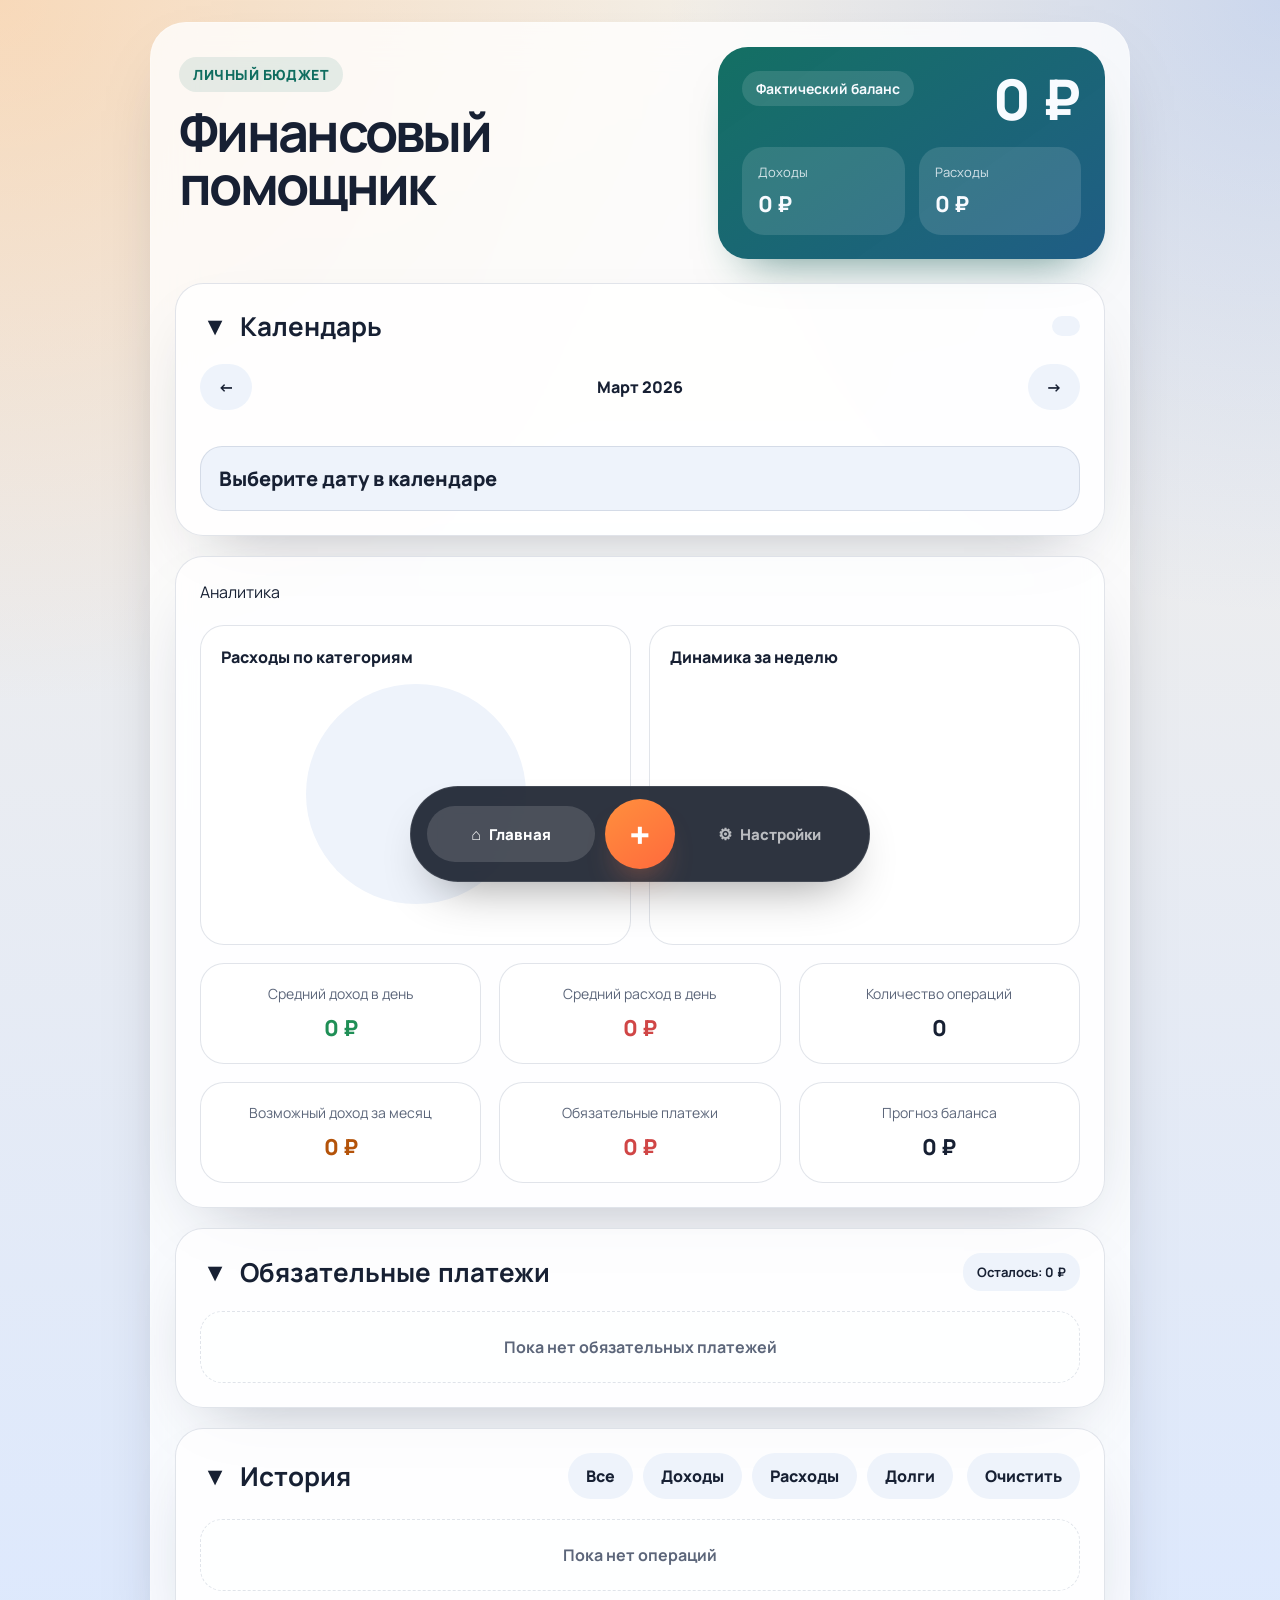
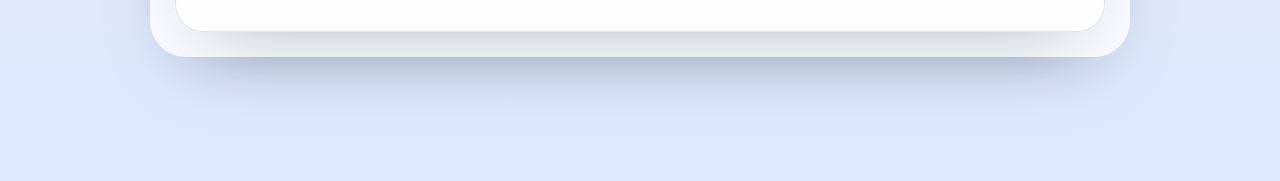
<file: index.html>
<!DOCTYPE html>
<html lang="ru">

<head>
    <meta charset="UTF-8">
    <meta name="viewport" content="width=device-width, initial-scale=1.0">
    <link rel="icon" href="./public/icons/icon.png" type="image/png">
    <link rel="manifest" href="./manifest.json">
    <title>Финансовый помощник</title>
    <link rel="stylesheet" href="./src/styles/main.css">
</head>

<body data-theme="light">
    <div class="app-shell">
        <main class="app">
            <header class="hero-section">
                <div class="hero-copy">
                    <span class="hero-eyebrow">Личный бюджет</span>
                    <h1>Финансовый помощник</h1>
                </div>

                <div class="real-balance-card">
                    <div class="real-balance-row">
                        <span class="real-balance-label">Фактический баланс</span>
                        <span class="real-balance-number" id="realBalance">0 ₽</span>
                    </div>
                    <div class="real-stats">
                        <div class="real-stat-item">
                            <div class="real-stat-label">Доходы</div>
                            <div class="real-stat-number" id="realIncome">0 ₽</div>
                        </div>
                        <div class="real-stat-item">
                            <div class="real-stat-label">Расходы</div>
                            <div class="real-stat-number" id="realExpense">0 ₽</div>
                        </div>
                    </div>
                </div>
            </header>

            <section class="screen active" id="homeScreen">
                <div class="calendar-section card">
                    <div class="calendar-header" id="calendarHeader">
                        <h2>
                            <span class="calendar-collapse-icon" id="calendarCollapseIcon">▾</span>
                            Календарь
                        </h2>
                        <div class="current-datetime" id="currentDateTime"></div>
                    </div>

                    <div class="calendar-content" id="calendarContent">
                        <div class="calendar-nav">
                            <button type="button" id="prevMonthBtn" aria-label="Предыдущий месяц">&#8592;</button>
                            <span id="currentMonthYear">Март 2026</span>
                            <button type="button" id="nextMonthBtn" aria-label="Следующий месяц">&#8594;</button>
                        </div>
                        <div class="calendar-grid" id="calendarGrid"></div>
                        <div class="selected-date-info" id="selectedDateInfo">
                            <div class="selected-date-title">Выберите дату в календаре</div>
                        </div>
                    </div>
                </div>

                <div class="analytics-section card">
                    <div class="analytics-title">Аналитика</div>

                    <div class="analytics-grid">
                        <div class="chart-card">
                            <div class="chart-title">Расходы по категориям</div>
                            <div class="pie-chart" id="pieChart"></div>
                            <div class="chart-legend" id="pieLegend"></div>
                        </div>

                        <div class="chart-card">
                            <div class="chart-title">Динамика за неделю</div>
                            <div class="bar-chart" id="barChart"></div>
                        </div>
                    </div>

                    <div class="stats-grid">
                        <div class="stat-card">
                            <div class="stat-label">Средний доход в день</div>
                            <div class="stat-value positive" id="avgIncome">0 ₽</div>
                        </div>
                        <div class="stat-card">
                            <div class="stat-label">Средний расход в день</div>
                            <div class="stat-value negative" id="avgExpense">0 ₽</div>
                        </div>
                        <div class="stat-card">
                            <div class="stat-label">Количество операций</div>
                            <div class="stat-value" id="totalOperations">0</div>
                        </div>
                        <div class="stat-card">
                            <div class="stat-label">Возможный доход за месяц</div>
                            <div class="stat-value warning" id="potentialMonthTotal">0 ₽</div>
                        </div>
                        <div class="stat-card">
                            <div class="stat-label">Обязательные платежи</div>
                            <div class="stat-value negative" id="obligationsMonthTotal">0 ₽</div>
                        </div>
                        <div class="stat-card">
                            <div class="stat-label">Прогноз баланса</div>
                            <div class="stat-value" id="forecastBalance">0 ₽</div>
                        </div>
                    </div>
                </div>

                <div class="obligations-section card">
                    <div class="section-header" id="obligationsHeader">
                        <h2>
                            <span class="collapse-icon" id="collapseIcon">▾</span>
                            Обязательные платежи
                        </h2>
                        <div class="month-summary" id="monthObligationLeft">Осталось: 0 ₽</div>
                    </div>

                    <div class="obligations-list" id="obligationsList">
                        <div class="empty-message">Пока нет обязательных платежей</div>
                    </div>
                </div>

                <div class="history-section card">
                    <div class="history-header" id="historyHeader">
                        <h2>
                            <span class="history-collapse-icon" id="historyCollapseIcon">▾</span>
                            История
                        </h2>
                        <div class="history-controls">
                            <div class="history-filter">
                                <button class="filter-btn active" id="filterAll" type="button">Все</button>
                                <button class="filter-btn" id="filterIncome" type="button">Доходы</button>
                                <button class="filter-btn" id="filterExpense" type="button">Расходы</button>
                                <button class="filter-btn" id="filterDebt" type="button">Долги</button>
                            </div>
                            <button class="clear-btn" id="clearAllBtn" type="button">Очистить</button>
                        </div>
                    </div>

                    <div class="history-content" id="historyContent">
                        <ul class="transactions-list" id="transactionsList">
                            <li class="empty-message">Пока нет операций</li>
                        </ul>
                    </div>
                </div>
            </section>

            <section class="screen" id="settingsScreen">
                <div class="settings-grid">
                    <div class="settings-card auth-card">
                        <div class="settings-card-head">
                            <div>
                                <h2>Аккаунт</h2>
                                <p id="authStatusText">Войдите, чтобы включить синхронизацию данных через Supabase.</p>
                            </div>
                            <span class="auth-badge" id="authStatusBadge">Гость</span>
                        </div>

                        <div class="auth-user-panel" id="authUserPanel" hidden>
                            <div class="auth-user-label">Текущий аккаунт</div>
                            <div class="auth-user-email" id="authUserEmail"></div>
                        </div>

                        <!-- <div class="modal-grid auth-fields" id="authFields">
                            <div class="modal-field">
                                <label for="authEmailInput">Email</label>
                                <input id="authEmailInput" type="email" placeholder="you@example.com" autocomplete="email">
                            </div>
                            <div class="modal-field">
                                <label for="authPasswordInput">Пароль</label>
                                <input id="authPasswordInput" type="password" placeholder="Не меньше 6 символов" autocomplete="current-password">
                            </div>
                        </div> -->

                        <div class="settings-actions auth-actions" id="authActions">
                            <button class="export-btn" id="signInBtn" type="button">Войти</button>
                            <button class="import-btn" id="signUpBtn" type="button">Регистрация</button>
                            <button class="clear-btn" id="signOutBtn" type="button" hidden>Выйти</button>
                        </div>

                        <div class="sync-status" id="syncStatus">Локальный режим. Войдите, чтобы хранить данные в Supabase.</div>
                        <div class="auth-note" id="authNote">Можно продолжать пользоваться приложением локально или войти, чтобы включить облачное хранение.</div>
                    </div>

                    <div class="settings-card">
                        <div class="settings-card-head">
                            <div>
                                <h2>Тема</h2>
                                <p>Переключение между светлой и тёмной темой интерфейса.</p>
                            </div>
                        </div>

                        <label class="theme-toggle" for="themeToggle">
                            <div>
                                <span class="theme-toggle-title">Режим оформления</span>
                                <span class="theme-toggle-caption" id="themeToggleCaption">Светлая тема</span>
                            </div>
                            <span class="switch-control">
                                <input type="checkbox" id="themeToggle" aria-label="Переключить тему">
                                <span class="switch-slider"></span>
                            </span>
                        </label>
                    </div>

                    <div class="settings-card">
                        <div class="settings-card-head">
                            <div>
                                <h2>Резервное копирование</h2>
                                <p>Экспортируйте данные в JSON и загружайте резервную копию обратно.</p>
                            </div>
                        </div>

                        <div class="import-export-buttons settings-actions">
                            <button class="export-btn" id="exportDataBtn" type="button">Экспорт</button>
                            <button class="import-btn" id="importDataBtn" type="button">Импорт</button>
                            <input type="file" id="importFile" accept=".json,application/json">
                        </div>
                    </div>
                </div>
            </section>
        </main>

        <nav class="bottom-navbar" aria-label="Основная навигация">
            <button class="nav-btn active" id="navHomeBtn" type="button">
                <span class="nav-btn-icon">⌂</span>
                <span>Главная</span>
            </button>
            <button class="nav-btn nav-btn-plus" id="openOperationModalBtn" type="button"
                aria-label="Добавить операцию">
                +
            </button>
            <button class="nav-btn" id="navSettingsBtn" type="button">
                <span class="nav-btn-icon">⚙</span>
                <span>Настройки</span>
            </button>
        </nav>
    </div>

    <div class="modal-backdrop" id="formModal" hidden>
        <div class="modal-dialog" role="dialog" aria-modal="true" aria-labelledby="formModalTitle">
            <div class="modal-header">
                <h2 id="formModalTitle">Новое действие</h2>
                <button type="button" class="modal-close" id="formModalCancel" aria-label="Закрыть">✕</button>
            </div>
            <form class="modal-form" id="formModalForm">
                <div class="modal-fields" id="formModalFields"></div>
                <div class="modal-error" id="formModalError"></div>
                <div class="modal-actions">
                    <button type="button" class="modal-secondary-btn" id="formModalCancelAlt">Отмена</button>
                    <button type="submit" class="modal-primary-btn" id="formModalSubmit">Сохранить</button>
                </div>
            </form>
        </div>
    </div>

    <script type="module" src="./src/main.js?v=20260403b"></script>
    <script>
        const isLocalhost = ['localhost', '127.0.0.1'].includes(window.location.hostname);

        if ('serviceWorker' in navigator && isLocalhost) {
            navigator.serviceWorker.getRegistrations()
                .then((registrations) => Promise.all(registrations.map((registration) => registration.unregister())))
                .then(() => console.log('SW disabled for localhost'))
                .catch((err) => console.log('SW cleanup error:', err));
        } else if ('serviceWorker' in navigator) {
            window.addEventListener('load', () => {
                navigator.serviceWorker.register('./sw.js')
                    .then(reg => console.log('SW registered:', reg))
                    .catch(err => console.log('SW error:', err));
            });
        }
    </script>
</body>

</html>
</file>
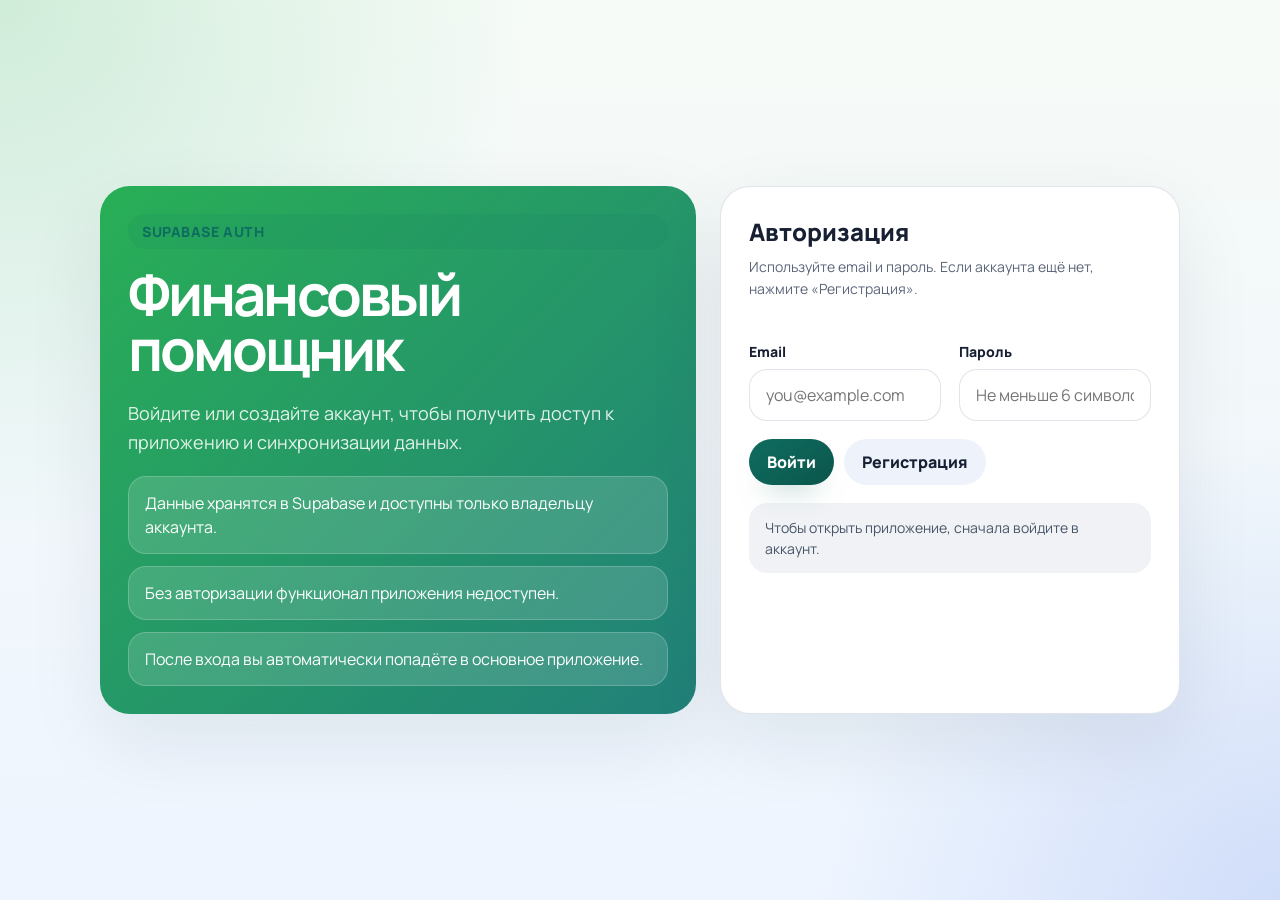
<file: auth.html>
<!DOCTYPE html>
<html lang="ru">

<head>
    <meta charset="UTF-8">
    <meta name="viewport" content="width=device-width, initial-scale=1.0">
    <link rel="icon" href="./public/icons/icon.png" type="image/png">
    <link rel="manifest" href="./manifest.json">
    <title>Вход | Финансовый помощник</title>
    <link rel="stylesheet" href="./src/styles/main.css">
</head>

<body class="auth-page" data-theme="light">
    <main class="auth-shell">
        <section class="auth-layout">
            <div class="auth-hero-panel">
                <span class="hero-eyebrow">Supabase Auth</span>
                <h1>Финансовый помощник</h1>
                <p class="auth-hero-text">
                    Войдите или создайте аккаунт, чтобы получить доступ к приложению и синхронизации данных.
                </p>
                <div class="auth-hero-points">
                    <div class="auth-point">Данные хранятся в Supabase и доступны только владельцу аккаунта.</div>
                    <div class="auth-point">Без авторизации функционал приложения недоступен.</div>
                    <div class="auth-point">После входа вы автоматически попадёте в основное приложение.</div>
                </div>
            </div>

            <div class="settings-card auth-entry-card">
                <div class="settings-card-head">
                    <div>
                        <h2>Авторизация</h2>
                        <p>Используйте email и пароль. Если аккаунта ещё нет, нажмите «Регистрация».</p>
                    </div>
                </div>

                <div class="modal-grid auth-fields">
                    <div class="modal-field">
                        <label for="authPageEmail">Email</label>
                        <input id="authPageEmail" type="email" placeholder="you@example.com" autocomplete="email">
                    </div>
                    <div class="modal-field">
                        <label for="authPagePassword">Пароль</label>
                        <input id="authPagePassword" type="password" placeholder="Не меньше 6 символов" autocomplete="current-password">
                    </div>
                </div>

                <div class="settings-actions auth-actions">
                    <button class="export-btn" id="authPageSignIn" type="button">Войти</button>
                    <button class="import-btn" id="authPageSignUp" type="button">Регистрация</button>
                </div>

                <div class="sync-status" id="authPageStatus" data-status="local">
                    Чтобы открыть приложение, сначала войдите в аккаунт.
                </div>
            </div>
        </section>
    </main>

    <script type="module" src="./src/auth.js?v=20260403b"></script>
    <script>
        const isLocalhost = ['localhost', '127.0.0.1'].includes(window.location.hostname);

        if ('serviceWorker' in navigator && isLocalhost) {
            navigator.serviceWorker.getRegistrations()
                .then((registrations) => Promise.all(registrations.map((registration) => registration.unregister())))
                .then(() => console.log('SW disabled for localhost'))
                .catch((err) => console.log('SW cleanup error:', err));
        } else if ('serviceWorker' in navigator) {
            window.addEventListener('load', () => {
                navigator.serviceWorker.register('./sw.js')
                    .then(reg => console.log('SW registered:', reg))
                    .catch(err => console.log('SW error:', err));
            });
        }
    </script>
</body>

</html>
</file>
<file: src/styles/main.css>
@import url('https://fonts.googleapis.com/css2?family=Manrope:wght@400;500;600;700;800&family=Space+Grotesk:wght@500;700&display=swap');

:root {
    --bg: #f4efe7;
    --bg-accent: #dbe8ff;
    --surface: rgba(255, 255, 255, 0.78);
    --surface-strong: #ffffff;
    --surface-muted: #eef3fb;
    --border: rgba(117, 133, 161, 0.22);
    --text: #172033;
    --text-soft: #5c667a;
    --primary: #0f6d60;
    --primary-strong: #0b554b;
    --accent: #ff8f3d;
    --danger: #d04646;
    --success: #1f8f56;
    --shadow: 0 28px 70px -36px rgba(23, 32, 51, 0.35);
}

body[data-theme="dark"] {
    --bg: #0f1726;
    --bg-accent: #18263d;
    --surface: rgba(17, 25, 40, 0.84);
    --surface-strong: #162033;
    --surface-muted: #1d2a40;
    --border: rgba(148, 163, 184, 0.18);
    --text: #edf2ff;
    --text-soft: #9fb0cb;
    --primary: #53c1ad;
    --primary-strong: #77e0cc;
    --accent: #ffaf62;
    --danger: #ff7d7d;
    --success: #72d39a;
    --shadow: 0 32px 72px -42px rgba(0, 0, 0, 0.72);
}

* {
    box-sizing: border-box;
}

html {
    color-scheme: light;
}

body[data-theme="dark"] {
    color-scheme: dark;
}

body {
    margin: 0;
    min-height: 100vh;
    font-family: 'Manrope', 'Segoe UI', sans-serif;
    color: var(--text);
    overflow-x: hidden;
    background:
        radial-gradient(circle at top left, rgba(255, 175, 98, 0.34), transparent 32%),
        radial-gradient(circle at top right, rgba(84, 144, 255, 0.25), transparent 28%),
        linear-gradient(180deg, var(--bg), var(--bg-accent));
}

button,
input,
select,
textarea {
    font: inherit;
}

button {
    cursor: pointer;
}

input,
select,
textarea {
    width: 100%;
    border: 1px solid var(--border);
    background: var(--surface-strong);
    color: var(--text);
    border-radius: 18px;
    padding: 14px 16px;
    transition: border-color 0.2s ease, box-shadow 0.2s ease, background 0.2s ease;
}

input:focus,
select:focus,
textarea:focus {
    outline: none;
    border-color: rgba(15, 109, 96, 0.55);
    box-shadow: 0 0 0 4px rgba(15, 109, 96, 0.12);
}

.app-shell {
    width: min(980px, calc(100% - 24px));
    margin: 0 auto;
    padding: 22px 0 124px;
}

.app {
    background: var(--surface);
    backdrop-filter: blur(20px);
    border: 1px solid rgba(255, 255, 255, 0.22);
    border-radius: 36px;
    box-shadow: var(--shadow);
    padding: 24px;
}

.hero-section {
    display: grid;
    grid-template-columns: minmax(0, 1.15fr) minmax(280px, 0.85fr);
    gap: 20px;
    margin-bottom: 24px;
}

.hero-copy {
    padding: 10px 4px;
}

.hero-eyebrow {
    display: inline-flex;
    align-items: center;
    gap: 8px;
    padding: 8px 14px;
    border-radius: 999px;
    background: rgba(15, 109, 96, 0.1);
    color: var(--primary);
    font-size: 14px;
    font-weight: 800;
    letter-spacing: 0.04em;
    text-transform: uppercase;
}

h1,
.analytics-title,
.section-header h2,
.calendar-header h2,
.history-header h2,
.settings-card h2,
.modal-header h2 {
    margin: 0;
    font-family: 'Space Grotesk', 'Manrope', sans-serif;
}

h1 {
    margin-top: 16px;
    font-size: clamp(34px, 6vw, 54px);
    line-height: 0.98;
    letter-spacing: -0.05em;
}

.hero-description {
    margin: 16px 0 0;
    max-width: 560px;
    font-size: 17px;
    line-height: 1.6;
    color: var(--text-soft);
}

.card {
    background: var(--surface);
    border: 1px solid var(--border);
    border-radius: 28px;
    box-shadow: var(--shadow);
    padding: 24px;
    min-width: 0;
}

.real-balance-card {
    background: linear-gradient(145deg, rgba(15, 109, 96, 0.98), rgba(18, 83, 126, 0.94));
    color: #f8fbff;
    border-radius: 30px;
    padding: 24px;
    box-shadow: 0 28px 48px -28px rgba(11, 85, 75, 0.65);
    min-width: 0;
}

.real-balance-row,
.real-stats,
.calendar-header,
.section-header,
.history-header,
.history-controls,
.settings-card-head,
.theme-toggle,
.selected-date-stats,
.calendar-nav,
.modal-actions {
    display: flex;
    align-items: center;
    justify-content: space-between;
    gap: 14px;
}

.real-balance-row {
    align-items: flex-start;
    min-width: 0;
}

.real-balance-label {
    display: inline-flex;
    width: fit-content;
    padding: 8px 14px;
    border-radius: 999px;
    background: rgba(255, 255, 255, 0.12);
    font-size: 14px;
    font-weight: 700;
}

.real-balance-number {
    font-size: clamp(34px, 6vw, 56px);
    font-weight: 800;
    line-height: 1;
    min-width: 0;
    overflow-wrap: anywhere;
    word-break: break-word;
    text-align: right;
}

.real-stats {
    margin-top: 20px;
}

.real-stat-item {
    flex: 1;
    padding: 16px;
    border-radius: 22px;
    background: rgba(255, 255, 255, 0.12);
}

.real-stat-label {
    font-size: 13px;
    opacity: 0.82;
}

.real-stat-number {
    margin-top: 8px;
    font-size: 22px;
    font-weight: 800;
}

.screen {
    display: none;
    gap: 20px;
}

.screen.active {
    display: grid;
}

.calendar-header,
.section-header,
.history-header {
    cursor: pointer;
}

.calendar-header h2,
.section-header h2,
.history-header h2 {
    display: flex;
    align-items: center;
    gap: 12px;
    font-size: 26px;
    min-width: 0;
}

.calendar-collapse-icon,
.collapse-icon,
.history-collapse-icon {
    display: inline-flex;
    width: 28px;
    justify-content: center;
    transition: transform 0.2s ease;
}

.calendar-collapse-icon.collapsed,
.collapse-icon.collapsed,
.history-collapse-icon.collapsed {
    transform: rotate(-90deg);
}

.current-datetime,
.month-summary {
    padding: 10px 14px;
    border-radius: 18px;
    background: var(--surface-muted);
    color: var(--text);
    font-size: 13px;
    font-weight: 700;
    min-width: 0;
    overflow-wrap: anywhere;
    word-break: break-word;
}

.calendar-content,
.history-content,
.obligations-list {
    margin-top: 20px;
}

.calendar-content.collapsed,
.history-content.collapsed,
.obligations-list.collapsed {
    display: none;
}

.calendar-nav {
    margin-bottom: 18px;
}

.calendar-nav button,
.filter-btn,
.clear-btn,
.export-btn,
.import-btn,
.toggle-status-btn,
.modal-secondary-btn,
.modal-primary-btn,
.preset-btn,
.quick-fill-btn {
    border: none;
    border-radius: 999px;
    padding: 12px 18px;
    font-weight: 800;
    transition: transform 0.18s ease, background 0.18s ease, box-shadow 0.18s ease, color 0.18s ease;
}

.calendar-nav button,
.filter-btn,
.clear-btn,
.import-btn,
.modal-secondary-btn,
.preset-btn,
.quick-fill-btn {
    background: var(--surface-muted);
    color: var(--text);
}

.calendar-nav button:hover,
.filter-btn:hover,
.clear-btn:hover,
.import-btn:hover,
.modal-secondary-btn:hover,
.preset-btn:hover,
.quick-fill-btn:hover {
    transform: translateY(-1px);
    background: rgba(15, 109, 96, 0.12);
}

.export-btn,
.modal-primary-btn,
.toggle-status-btn {
    background: linear-gradient(145deg, var(--primary), var(--primary-strong));
    color: #ffffff;
    box-shadow: 0 16px 30px -18px rgba(15, 109, 96, 0.6);
}

.export-btn:hover,
.modal-primary-btn:hover,
.toggle-status-btn:hover {
    transform: translateY(-1px);
}

#currentMonthYear {
    font-weight: 800;
    min-width: 0;
    text-align: center;
    overflow-wrap: anywhere;
    word-break: break-word;
}

.calendar-grid {
    display: grid;
    grid-template-columns: repeat(7, minmax(0, 1fr));
    gap: 8px;
}

.calendar-weekday {
    padding: 8px 0;
    text-align: center;
    color: var(--text-soft);
    font-size: 13px;
    font-weight: 700;
}

.calendar-day {
    position: relative;
    min-height: 88px;
    border: 1px solid var(--border);
    border-radius: 20px;
    padding: 12px 8px;
    background: var(--surface-strong);
    font-weight: 800;
    transition: transform 0.18s ease, border-color 0.18s ease, background 0.18s ease;
}

.calendar-day:hover {
    transform: translateY(-2px);
    border-color: rgba(15, 109, 96, 0.38);
}

.calendar-day.selected {
    background: rgba(15, 109, 96, 0.11);
    border-color: rgba(15, 109, 96, 0.4);
}

.calendar-day.empty {
    background: transparent;
    opacity: 0.38;
    cursor: default;
}

.calendar-day.empty:hover {
    transform: none;
    border-color: var(--border);
}

.day-indicator {
    position: absolute;
    top: 8px;
    right: 8px;
    width: 10px;
    height: 10px;
    border-radius: 999px;
}

.day-indicator.income {
    background: var(--success);
}

.day-indicator.expense {
    background: var(--danger);
}

.day-indicator.both {
    background: linear-gradient(145deg, var(--success) 50%, var(--danger) 50%);
}

.day-summary {
    margin-top: 8px;
    color: var(--text-soft);
    font-size: 11px;
    font-weight: 600;
    line-height: 1.3;
}

.selected-date-info {
    margin-top: 18px;
    padding: 18px;
    border-radius: 22px;
    background: var(--surface-muted);
    border: 1px solid var(--border);
}

.selected-date-title {
    font-size: 20px;
    font-weight: 800;
    overflow-wrap: anywhere;
    word-break: break-word;
}

.selected-date-stats {
    justify-content: flex-start;
    margin-top: 14px;
    flex-wrap: wrap;
}

.selected-date-stat {
    padding: 10px 14px;
    border-radius: 999px;
    background: var(--surface-strong);
    font-size: 14px;
    font-weight: 700;
}

.selected-date-stat span,
.item-amount.income {
    color: var(--success);
}

.selected-date-stat.expense span,
.item-amount.expense {
    color: var(--danger);
}

.inline-helper {
    margin-top: 12px;
    color: var(--text-soft);
    font-size: 14px;
    line-height: 1.5;
}

.potential-income-inline {
    margin-top: 18px;
    padding: 16px;
    border-radius: 20px;
    background: rgba(255, 143, 61, 0.1);
    border: 1px dashed rgba(255, 143, 61, 0.45);
}

.potential-income-inline h4,
.modal-fieldset-title {
    margin: 0 0 10px;
    font-size: 16px;
    font-weight: 800;
}

.potential-list-inline,
.selected-date-list,
.transactions-list,
.obligations-list {
    display: grid;
    gap: 12px;
    padding: 0;
    list-style: none;
}

.potential-item-inline,
.selected-date-item,
.transaction-item,
.obligation-item {
    display: flex;
    align-items: center;
    justify-content: space-between;
    gap: 16px;
    padding: 16px 18px;
    border-radius: 22px;
    background: var(--surface-strong);
    border: 1px solid var(--border);
}

.selected-date-item {
    padding: 14px 16px;
}

.potential-actions,
.transaction-amount,
.obligation-actions,
.settings-actions {
    display: flex;
    align-items: center;
    gap: 10px;
    flex-wrap: wrap;
}

.item-title,
.transaction-title,
.obligation-title {
    font-weight: 800;
    overflow-wrap: anywhere;
    word-break: break-word;
}

.transaction-title,
.obligation-title {
    display: flex;
    align-items: center;
    gap: 10px;
    flex-wrap: wrap;
}

.transaction-info,
.obligation-info {
    min-width: 0;
    display: grid;
    gap: 8px;
}

.transaction-meta,
.obligation-date,
.transaction-datetime,
.transaction-comment,
.obligation-comment {
    color: var(--text-soft);
    font-size: 14px;
    overflow-wrap: anywhere;
    word-break: break-word;
}

.transaction-comment,
.obligation-comment {
    line-height: 1.45;
}

.income-amount,
.expense-amount,
.amount-due {
    display: inline-flex;
    align-items: center;
    padding: 10px 14px;
    border-radius: 999px;
    font-size: 15px;
    font-weight: 800;
}

.income-amount {
    color: var(--success);
    background: rgba(31, 143, 86, 0.1);
}

.expense-amount,
.amount-due {
    color: var(--danger);
    background: rgba(208, 70, 70, 0.1);
}

.delete-btn,
.delete-obligation-btn,
.edit-btn,
.potential-delete-inline,
.potential-confirm-btn {
    border: none;
    border-radius: 999px;
    min-width: 42px;
    min-height: 42px;
    display: inline-flex;
    align-items: center;
    justify-content: center;
    padding: 0 14px;
    font-weight: 800;
}

.edit-btn {
    background: rgba(84, 144, 255, 0.12);
    color: #3d67cf;
}

.delete-btn,
.delete-obligation-btn,
.potential-delete-inline {
    background: rgba(208, 70, 70, 0.12);
    color: var(--danger);
}

.potential-confirm-btn {
    background: rgba(31, 143, 86, 0.14);
    color: var(--success);
}

.debt-badge,
.obligation-badge {
    display: inline-flex;
    align-items: center;
    padding: 6px 12px;
    border-radius: 999px;
    background: rgba(255, 143, 61, 0.14);
    color: #a85917;
    font-size: 12px;
    font-weight: 800;
}

.obligation-timer {
    padding: 4px 10px;
    border-radius: 999px;
    background: var(--surface-muted);
    font-size: 12px;
    font-weight: 800;
}

.timer-urgent {
    color: #b45309;
}

.timer-passed {
    color: var(--danger);
}

.empty-message {
    padding: 24px 18px;
    border-radius: 22px;
    border: 1px dashed var(--border);
    background: rgba(255, 255, 255, 0.18);
    text-align: center;
    color: var(--text-soft);
    font-weight: 700;
}

.analytics-grid,
.stats-grid,
.settings-grid,
.modal-grid {
    display: grid;
    gap: 18px;
    min-width: 0;
}

.analytics-grid {
    grid-template-columns: repeat(2, minmax(0, 1fr));
    margin-top: 22px;
}

.stats-grid {
    grid-template-columns: repeat(3, minmax(0, 1fr));
    margin-top: 18px;
}

.chart-card,
.stat-card,
.settings-card {
    background: var(--surface-strong);
    border: 1px solid var(--border);
    border-radius: 24px;
    padding: 20px;
    min-width: 0;
}

.chart-title,
.stat-value,
.settings-card h2 {
    font-weight: 800;
}

.chart-title {
    margin-bottom: 16px;
}

.pie-chart {
    position: relative;
    width: 220px;
    height: 220px;
    margin: 0 auto 20px;
    border-radius: 50%;
    background: var(--surface-muted);
    overflow: hidden;
}

.pie-segment {
    position: absolute;
    inset: 0;
}

.chart-legend {
    display: grid;
    gap: 10px;
}

.legend-item {
    display: flex;
    align-items: center;
    gap: 10px;
    font-size: 14px;
    min-width: 0;
    overflow-wrap: anywhere;
    word-break: break-word;
}

.legend-color {
    width: 14px;
    height: 14px;
    border-radius: 999px;
}

.bar-chart {
    display: flex;
    align-items: flex-end;
    justify-content: space-between;
    gap: 10px;
    min-height: 220px;
}

.bar-container {
    flex: 1;
    display: grid;
    justify-items: center;
    gap: 6px;
    min-width: 0;
}

.bar {
    width: 100%;
    max-width: 28px;
    border-radius: 18px 18px 0 0;
}

.bar.income {
    background: linear-gradient(180deg, #86ddb0, var(--success));
}

.bar.expense {
    background: linear-gradient(180deg, #ffb0b0, var(--danger));
}

.bar-label,
.stat-label,
.settings-card p {
    color: var(--text-soft);
    font-size: 14px;
}

.stat-card {
    text-align: center;
}

.stat-value {
    margin-top: 10px;
    font-size: 22px;
}

.stat-value.positive {
    color: var(--success);
}

.stat-value.negative {
    color: var(--danger);
}

.stat-value.warning {
    color: #b45309;
}

.settings-grid {
    grid-template-columns: repeat(2, minmax(0, 1fr));
}

.settings-card-head {
    align-items: flex-start;
    margin-bottom: 20px;
}

.settings-card p {
    margin: 8px 0 0;
    line-height: 1.6;
}

.theme-toggle {
    padding: 16px 18px;
    border-radius: 24px;
    border: 1px solid var(--border);
    background: var(--surface-muted);
}

.theme-toggle-title {
    display: block;
    font-weight: 800;
}

.theme-toggle-caption {
    display: block;
    margin-top: 6px;
    color: var(--text-soft);
    font-size: 14px;
}

.switch-control {
    position: relative;
    width: 60px;
    height: 34px;
    display: inline-flex;
}

.switch-control input {
    position: absolute;
    inset: 0;
    opacity: 0;
}

.switch-slider {
    position: absolute;
    inset: 0;
    border-radius: 999px;
    background: rgba(15, 109, 96, 0.2);
    transition: background 0.2s ease;
}

.switch-slider::before {
    content: '';
    position: absolute;
    top: 4px;
    left: 4px;
    width: 26px;
    height: 26px;
    border-radius: 50%;
    background: #ffffff;
    box-shadow: 0 4px 10px rgba(0, 0, 0, 0.18);
    transition: transform 0.2s ease;
}

.switch-control input:checked + .switch-slider {
    background: linear-gradient(145deg, var(--primary), var(--primary-strong));
}

.switch-control input:checked + .switch-slider::before {
    transform: translateX(26px);
}

#importFile {
    display: none;
}

.bottom-navbar {
    position: fixed;
    left: 50%;
    bottom: 18px;
    transform: translateX(-50%);
    width: min(460px, calc(100% - 24px));
    padding: 12px 16px;
    display: grid;
    grid-template-columns: 1fr auto 1fr;
    align-items: center;
    gap: 10px;
    background: rgba(18, 25, 38, 0.88);
    border: 1px solid rgba(255, 255, 255, 0.1);
    border-radius: 999px;
    box-shadow: 0 24px 50px -24px rgba(0, 0, 0, 0.45);
    backdrop-filter: blur(18px);
    z-index: 20;
}

.nav-btn {
    border: none;
    min-height: 56px;
    padding: 0 16px;
    border-radius: 999px;
    background: transparent;
    color: rgba(255, 255, 255, 0.68);
    display: inline-flex;
    align-items: center;
    justify-content: center;
    gap: 8px;
    font-size: 15px;
    font-weight: 800;
    min-width: 0;
}

.nav-btn.active {
    background: rgba(255, 255, 255, 0.14);
    color: #ffffff;
}

.nav-btn-plus {
    width: 70px;
    height: 70px;
    padding: 0;
    background: linear-gradient(145deg, var(--accent), #ff6a3d);
    color: #ffffff;
    font-size: 38px;
    box-shadow: 0 20px 34px -20px rgba(255, 122, 76, 0.8);
}

.nav-btn-icon {
    font-size: 16px;
}

.modal-backdrop {
    position: fixed;
    inset: 0;
    display: flex;
    align-items: center;
    justify-content: center;
    padding: 18px;
    background: rgba(7, 12, 22, 0.56);
    backdrop-filter: blur(12px);
    opacity: 0;
    pointer-events: none;
    transition: opacity 0.18s ease;
    z-index: 40;
}

.modal-backdrop.visible {
    opacity: 1;
    pointer-events: auto;
}

.modal-dialog {
    width: min(640px, 100%);
    max-height: min(90vh, 860px);
    overflow: auto;
    background: var(--surface-strong);
    border: 1px solid var(--border);
    border-radius: 30px;
    box-shadow: var(--shadow);
    padding: 22px;
    min-width: 0;
}

.modal-header {
    display: flex;
    align-items: center;
    justify-content: space-between;
    gap: 16px;
    margin-bottom: 18px;
}

.modal-close {
    border: none;
    width: 42px;
    height: 42px;
    border-radius: 50%;
    background: var(--surface-muted);
    color: var(--text);
    font-size: 22px;
}

.modal-form {
    display: grid;
    gap: 16px;
}

.modal-fields {
    display: grid;
    gap: 14px;
}

.modal-field {
    display: grid;
    gap: 8px;
}

.modal-field label {
    font-size: 14px;
    font-weight: 800;
}

.modal-field textarea {
    min-height: 108px;
    resize: vertical;
}

.modal-field-hint,
.modal-note,
.field-note {
    color: var(--text-soft);
    font-size: 13px;
    line-height: 1.5;
}

.modal-error {
    min-height: 20px;
    color: var(--danger);
    font-size: 14px;
    font-weight: 800;
}

.choice-grid {
    display: grid;
    grid-template-columns: repeat(2, minmax(0, 1fr));
    gap: 12px;
}

.choice-card {
    position: relative;
}

.choice-card input {
    position: absolute;
    inset: 0;
    opacity: 0;
}

.choice-card-body {
    height: 100%;
    border: 1px solid var(--border);
    border-radius: 20px;
    padding: 16px;
    background: var(--surface-muted);
    display: grid;
    gap: 8px;
    transition: border-color 0.18s ease, transform 0.18s ease, background 0.18s ease;
    min-width: 0;
}

.choice-card-title {
    font-weight: 800;
}

.choice-card-description {
    color: var(--text-soft);
    font-size: 14px;
    line-height: 1.45;
}

.choice-card input:checked + .choice-card-body {
    border-color: rgba(15, 109, 96, 0.4);
    background: rgba(15, 109, 96, 0.1);
    transform: translateY(-1px);
}

.modal-switch {
    display: flex;
    align-items: center;
    justify-content: space-between;
    gap: 14px;
    padding: 14px 16px;
    border-radius: 20px;
    border: 1px solid var(--border);
    background: var(--surface-muted);
}

.schedule-fields,
.field-group {
    display: grid;
    gap: 14px;
    padding: 16px;
    border-radius: 22px;
    border: 1px solid var(--border);
    background: var(--surface-muted);
}

.is-hidden {
    display: none;
}

.weekday-picker {
    display: grid;
    grid-template-columns: repeat(4, minmax(0, 1fr));
    gap: 10px;
}

.chip-checkbox {
    position: relative;
}

.chip-checkbox input {
    position: absolute;
    inset: 0;
    opacity: 0;
}

.chip-checkbox span {
    display: inline-flex;
    width: 100%;
    justify-content: center;
    padding: 11px 10px;
    border-radius: 999px;
    background: var(--surface-strong);
    border: 1px solid var(--border);
    font-size: 14px;
    font-weight: 800;
}

.chip-checkbox input:checked + span {
    background: rgba(15, 109, 96, 0.14);
    border-color: rgba(15, 109, 96, 0.38);
    color: var(--primary);
}

.preset-row,
.modal-inline-actions {
    display: flex;
    gap: 10px;
    flex-wrap: wrap;
}

.modal-grid {
    grid-template-columns: repeat(2, minmax(0, 1fr));
}

.history-filter {
    display: flex;
    gap: 10px;
    flex-wrap: wrap;
    min-width: 0;
}

.hero-copy,
.real-stats,
.real-stat-item,
.calendar-content,
.history-content,
.transaction-item,
.obligation-item,
.potential-item-inline,
.selected-date-item,
.transaction-info,
.obligation-info,
.transaction-amount,
.obligation-actions,
.potential-actions,
.settings-actions,
.modal-fields,
.modal-field,
.schedule-fields,
.field-group,
.theme-toggle,
.calendar-nav,
.section-header,
.calendar-header,
.history-header,
.history-controls,
.settings-card-head {
    min-width: 0;
}

.transaction-info > *,
.obligation-info > *,
.settings-card p,
.hero-description,
.choice-card-title,
.choice-card-description,
.theme-toggle-title,
.theme-toggle-caption {
    overflow-wrap: anywhere;
    word-break: break-word;
}

.auth-card {
    gap: 18px;
}

.auth-badge {
    display: inline-flex;
    align-items: center;
    justify-content: center;
    padding: 8px 14px;
    border-radius: 999px;
    background: rgba(148, 163, 184, 0.18);
    color: var(--text-primary);
    font-size: 13px;
    font-weight: 700;
}

.auth-badge.is-authenticated {
    background: rgba(16, 185, 129, 0.16);
    color: #047857;
}

.auth-badge.is-busy {
    opacity: 0.72;
}

.auth-user-panel {
    padding: 16px 18px;
    border-radius: 20px;
    background: rgba(15, 23, 42, 0.04);
    border: 1px solid rgba(148, 163, 184, 0.2);
}

.auth-user-label,
.sync-status,
.auth-note {
    font-size: 14px;
    line-height: 1.5;
}

.auth-user-label {
    color: var(--text-secondary);
    margin-bottom: 6px;
}

.auth-user-email {
    font-size: 16px;
    font-weight: 700;
    color: var(--text-primary);
}

.auth-fields {
    margin-top: 4px;
}

.auth-actions {
    align-items: center;
}

.auth-actions.auth-actions-authenticated {
    justify-content: flex-start;
}

.sync-status,
.auth-note {
    padding: 14px 16px;
    border-radius: 18px;
}

.sync-status {
    background: rgba(59, 130, 246, 0.08);
    color: #1d4ed8;
}

.sync-status[data-status='local'] {
    background: rgba(148, 163, 184, 0.14);
    color: #475569;
}

.sync-status[data-status='syncing'] {
    background: rgba(245, 158, 11, 0.12);
    color: #b45309;
}

.sync-status[data-status='synced'] {
    background: rgba(16, 185, 129, 0.12);
    color: #047857;
}

.sync-status[data-status='error'] {
    background: rgba(239, 68, 68, 0.12);
    color: #b91c1c;
}

.auth-note {
    background: rgba(15, 23, 42, 0.04);
    color: var(--text-secondary);
}

.auth-page {
    min-height: 100vh;
    margin: 0;
    background:
        radial-gradient(circle at top left, rgba(33, 172, 80, 0.18), transparent 34%),
        radial-gradient(circle at bottom right, rgba(29, 78, 216, 0.14), transparent 30%),
        linear-gradient(180deg, #f6fbf7 0%, #eef5ff 100%);
}

.auth-shell {
    min-height: 100vh;
    display: grid;
    place-items: center;
    padding: 24px;
}

.auth-layout {
    width: min(1080px, 100%);
    display: grid;
    grid-template-columns: minmax(0, 1.2fr) minmax(320px, 460px);
    gap: 24px;
    align-items: stretch;
}

.auth-hero-panel,
.auth-entry-card {
    border-radius: 30px;
    padding: 28px;
    box-shadow: 0 28px 80px rgba(15, 23, 42, 0.08);
}

.auth-hero-panel {
    background: linear-gradient(135deg, rgba(33, 172, 80, 0.96), rgba(15, 118, 110, 0.92));
    color: #fff;
    display: flex;
    flex-direction: column;
    justify-content: space-between;
    gap: 20px;
}

.auth-hero-panel h1 {
    margin: 0;
    font-size: clamp(38px, 5vw, 58px);
    line-height: 0.95;
}

.auth-hero-text {
    margin: 0;
    font-size: 18px;
    line-height: 1.6;
    color: rgba(255, 255, 255, 0.88);
}

.auth-hero-points {
    display: grid;
    gap: 12px;
}

.auth-point {
    padding: 14px 16px;
    border-radius: 18px;
    background: rgba(255, 255, 255, 0.14);
    border: 1px solid rgba(255, 255, 255, 0.2);
    line-height: 1.5;
}

.auth-entry-card {
    display: flex;
    flex-direction: column;
    gap: 18px;
}

@media (max-width: 900px) {
    .hero-section,
    .analytics-grid,
    .settings-grid,
    .stats-grid,
    .auth-layout {
        grid-template-columns: 1fr;
    }
}

@media (max-width: 720px) {
    .app-shell {
        width: calc(100% - 14px);
        padding-top: 10px;
    }

    .app {
        border-radius: 28px;
        padding: 18px;
    }

    .card,
    .chart-card,
    .stat-card,
    .settings-card,
    .selected-date-info,
    .potential-income-inline,
    .transaction-item,
    .obligation-item,
    .selected-date-item,
    .potential-item-inline {
        border-radius: 22px;
    }

    .calendar-header,
    .section-header,
    .history-header,
    .history-controls,
    .selected-date-stats,
    .theme-toggle {
        flex-direction: column;
        align-items: stretch;
    }

    .modal-grid {
        grid-template-columns: 1fr;
    }

    .calendar-nav button,
    .export-btn,
    .import-btn,
    .clear-btn,
    .modal-secondary-btn,
    .modal-primary-btn {
        width: 100%;
        justify-content: center;
    }

    .calendar-nav {
        display: grid;
        grid-template-columns: 48px minmax(0, 1fr) 48px;
        align-items: center;
        gap: 10px;
    }

    .calendar-nav button {
        width: 48px;
        padding-inline: 0;
    }

    #currentMonthYear {
        justify-self: center;
    }

    .calendar-grid {
        gap: 6px;
    }

    .calendar-day {
        min-height: 74px;
        padding: 10px 6px;
    }

    .transaction-item,
    .obligation-item,
    .potential-item-inline,
    .selected-date-item {
        flex-direction: column;
        align-items: stretch;
    }

    .transaction-info,
    .obligation-info,
    .transaction-amount,
    .obligation-actions,
    .potential-actions,
    .settings-actions,
    .history-filter {
        width: 100%;
    }

    .transaction-amount,
    .obligation-actions,
    .potential-actions,
    .settings-actions {
        justify-content: flex-end;
    }

    .weekday-picker,
    .choice-grid {
        grid-template-columns: repeat(2, minmax(0, 1fr));
    }
}

@media (max-width: 520px) {
    .app-shell {
        width: calc(100% - 10px);
        padding-bottom: 112px;
    }

    .app {
        padding: 14px;
    }

    .card,
    .chart-card,
    .stat-card,
    .settings-card,
    .selected-date-info,
    .potential-income-inline {
        padding: 16px;
    }

    h1 {
        font-size: 32px;
    }

    .calendar-header h2,
    .section-header h2,
    .history-header h2,
    .analytics-title {
        font-size: 22px;
    }

    .real-balance-number {
        font-size: 36px;
    }

    .real-balance-row,
    .real-stats {
        flex-direction: column;
        align-items: stretch;
    }

    .real-balance-number {
        text-align: left;
    }

    .pie-chart {
        width: 180px;
        height: 180px;
    }

    .bar-chart {
        overflow-x: auto;
        justify-content: flex-start;
    }

    .bar-container {
        min-width: 34px;
    }

    .calendar-grid {
        gap: 4px;
    }

    .calendar-day {
        min-height: 64px;
        padding: 8px 4px;
        border-radius: 16px;
        font-size: 12px;
    }

    .calendar-weekday {
        font-size: 11px;
        padding: 6px 0;
    }

    .day-summary {
        font-size: 9px;
        line-height: 1.2;
    }

    .bottom-navbar {
        width: calc(100% - 16px);
        gap: 8px;
        padding: 8px 10px;
    }

    .nav-btn {
        min-height: 52px;
        padding: 0 10px;
        font-size: 12px;
        gap: 6px;
    }

    .nav-btn-plus {
        width: 62px;
        height: 62px;
        font-size: 34px;
    }

    .nav-btn:not(.nav-btn-plus) {
        flex-direction: column;
        line-height: 1.05;
    }

    .modal-backdrop {
        padding: 8px;
    }

    .modal-dialog {
        padding: 16px;
        border-radius: 24px;
    }

    .choice-grid,
    .weekday-picker {
        grid-template-columns: 1fr;
    }

    .modal-actions {
        flex-direction: column-reverse;
        align-items: stretch;
    }

    .transaction-amount,
    .obligation-actions,
    .potential-actions {
        justify-content: stretch;
    }

    .transaction-amount > *,
    .obligation-actions > *,
    .potential-actions > * {
        width: 100%;
        justify-content: center;
    }
}
</file>
